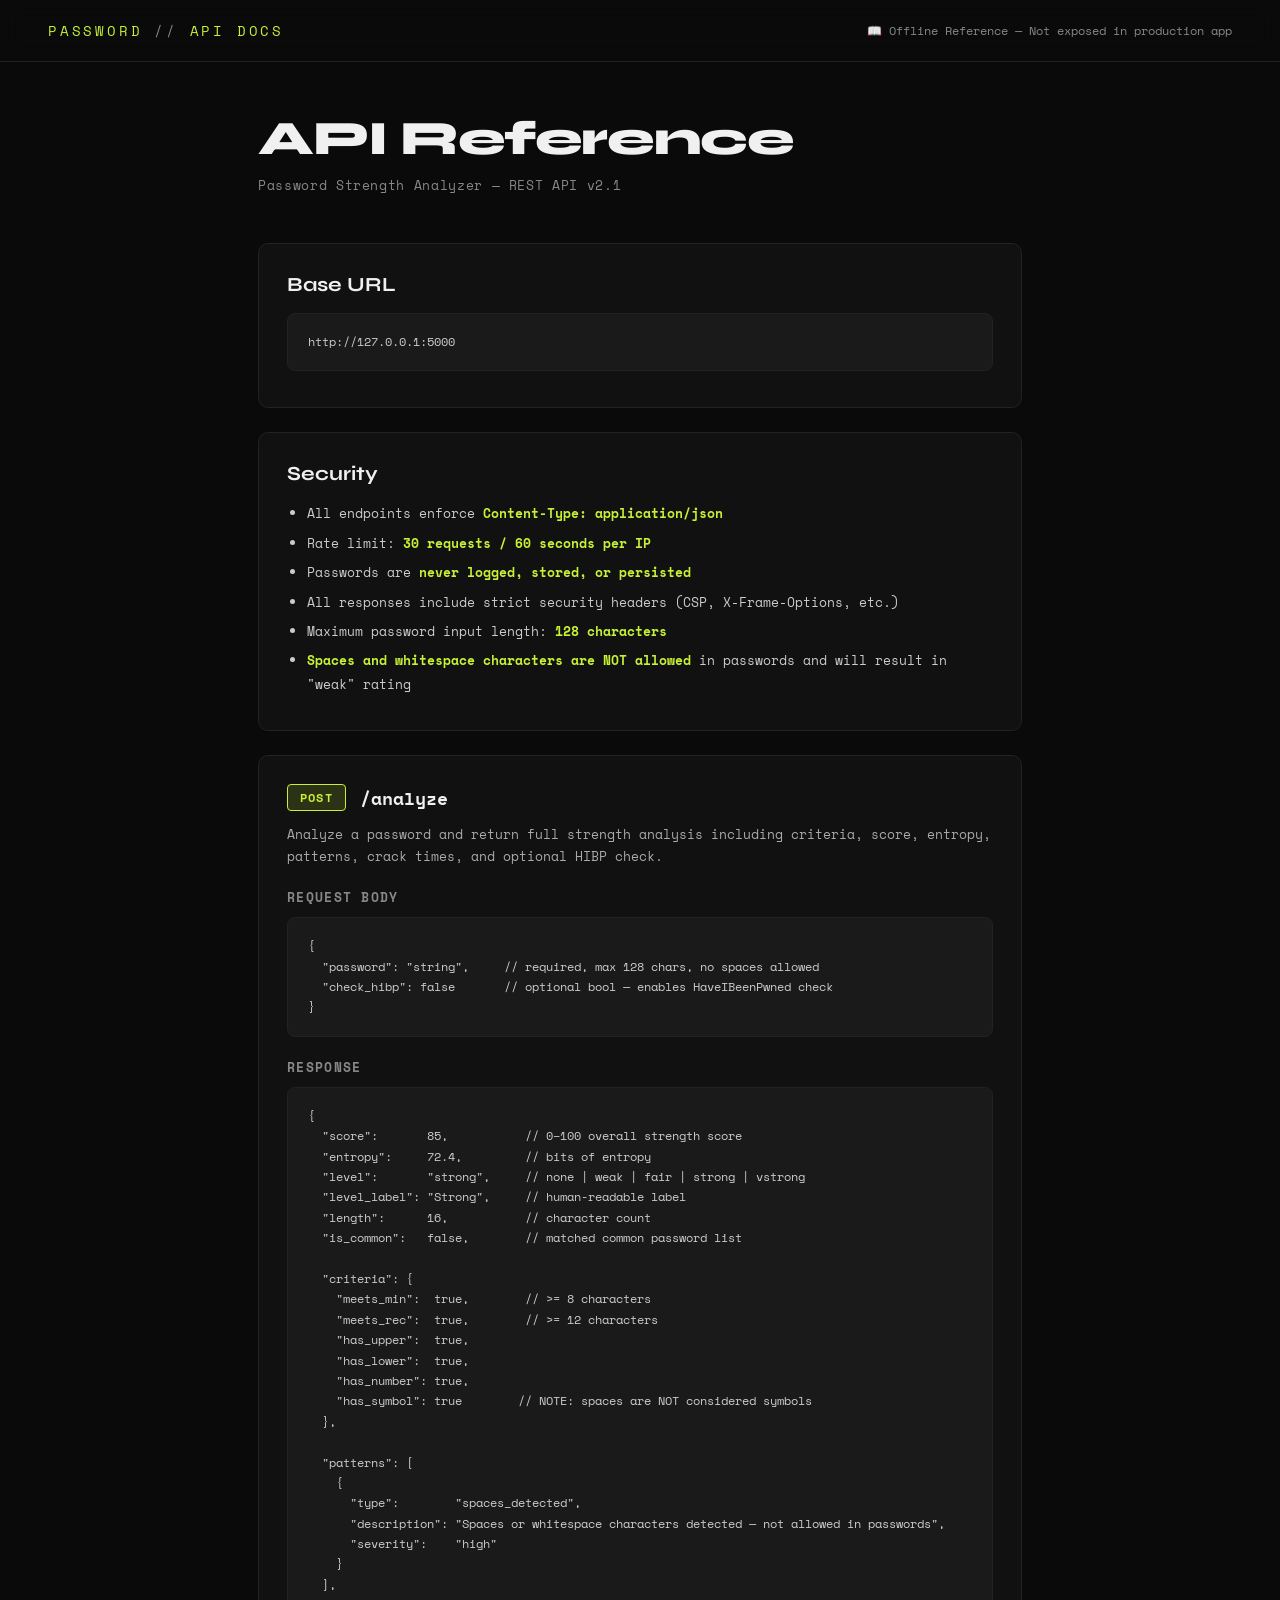
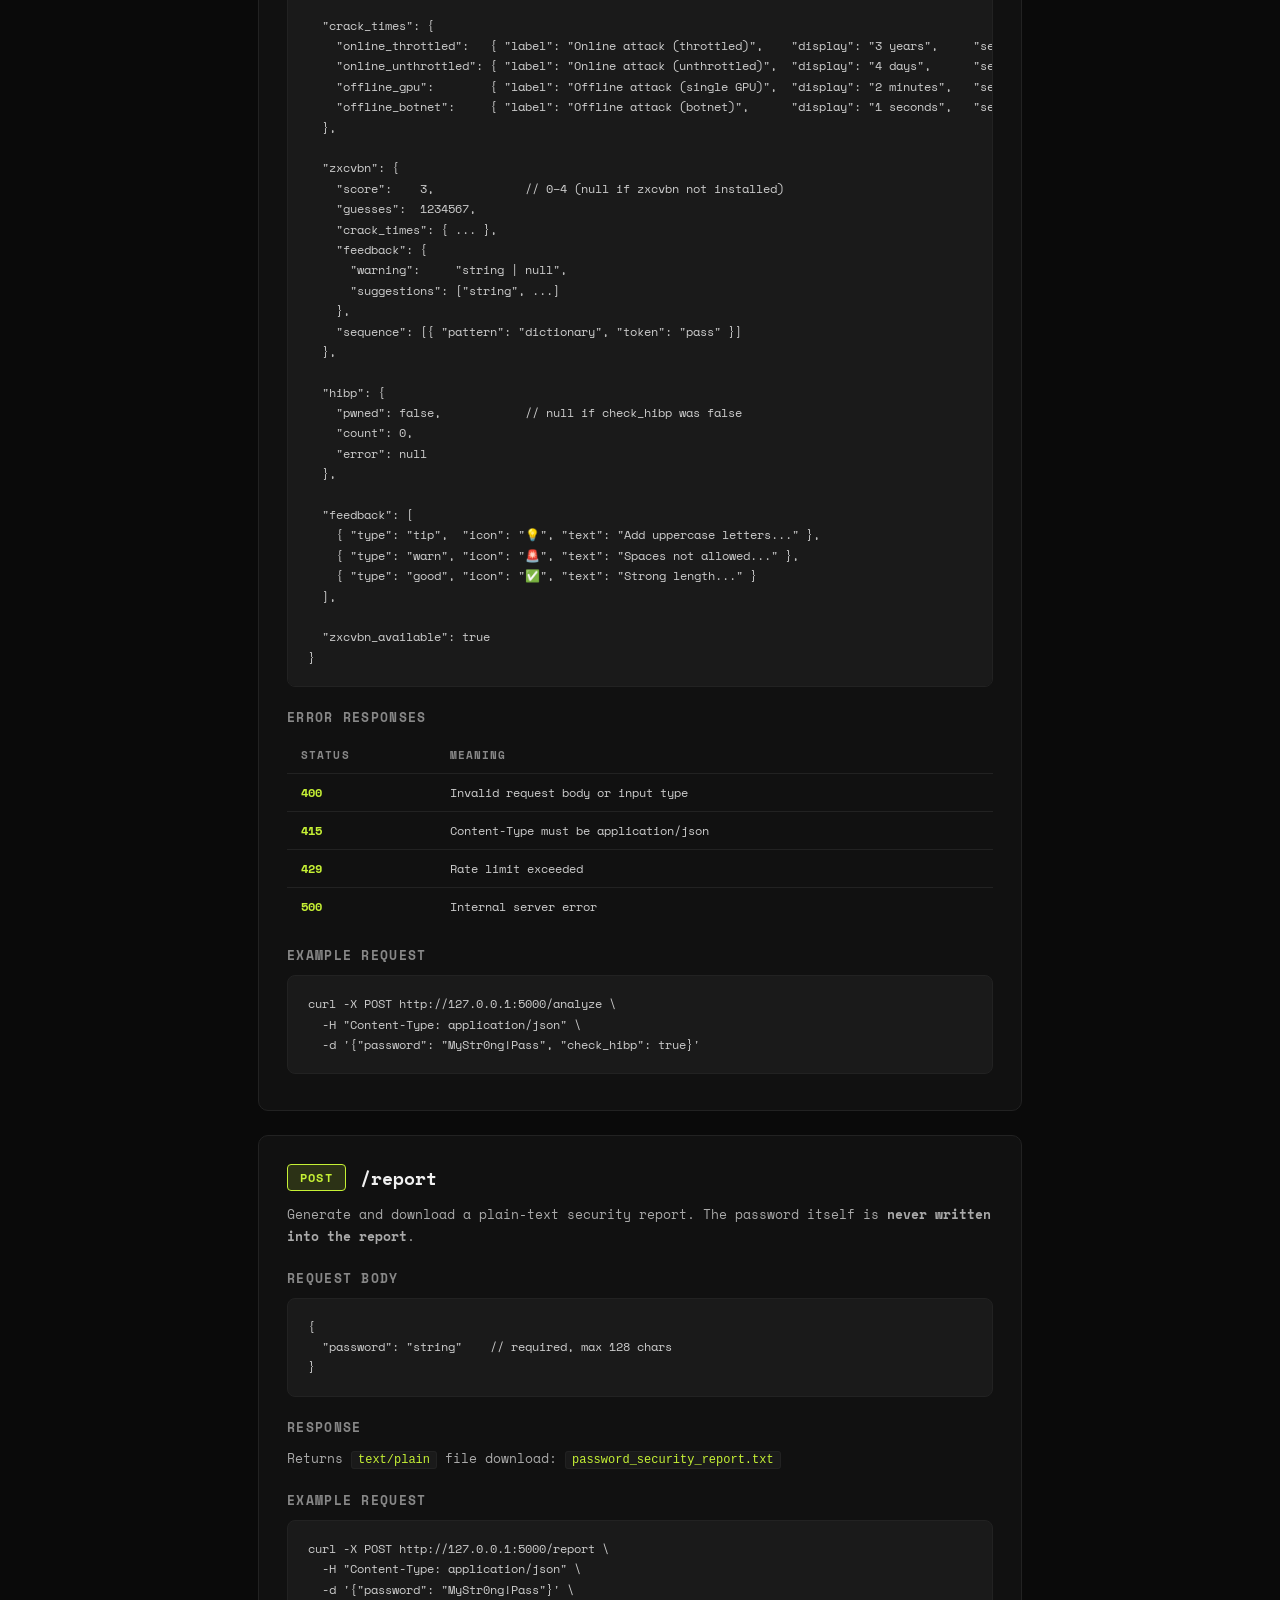
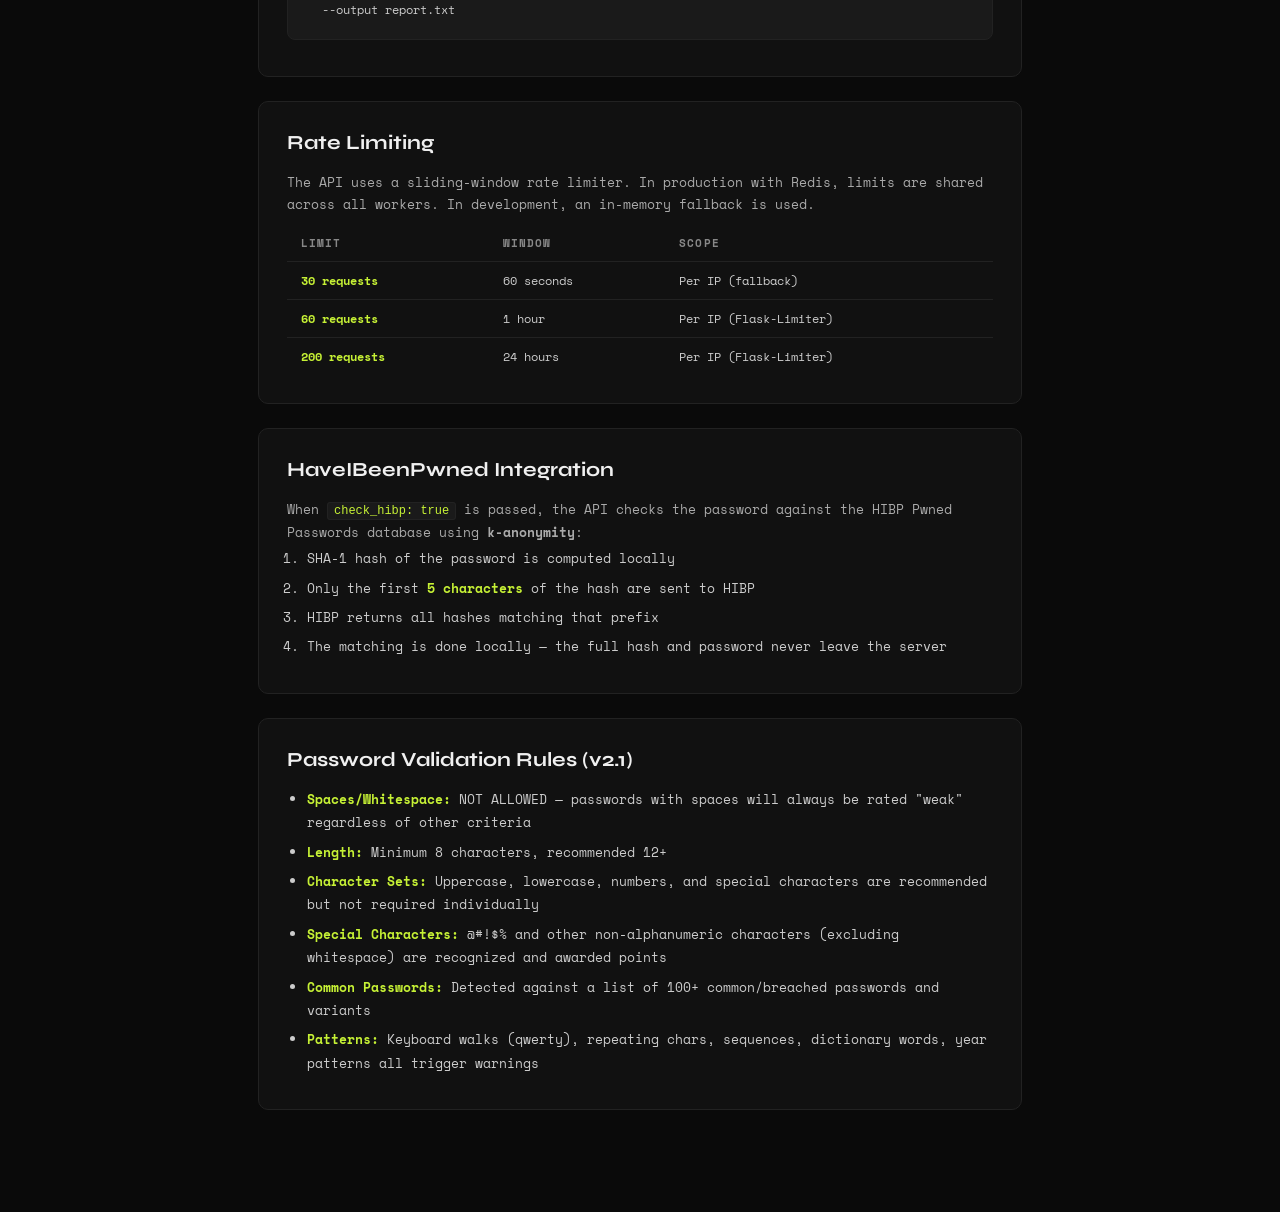
<file: API_DOCUMENTATION.html>
<!DOCTYPE html>
<html lang="en">
<head>
  <meta charset="UTF-8"/>
  <meta name="viewport" content="width=device-width, initial-scale=1.0"/>
  <meta name="robots" content="noindex, nofollow"/>
  <title>API Documentation — Password Strength Analyzer</title>
  <link href="https://fonts.googleapis.com/css2?family=Space+Mono:wght@400;700&family=Syne:wght@400;600;700;800&display=swap" rel="stylesheet"/>
  <style>
    :root {
      --bg:           #0a0a0a;
      --surface:      #111111;
      --surface2:     #1a1a1a;
      --border:       #222222;
      --accent:       #c6f135;
      --text:         #f0f0f0;
      --muted:        #888;
      --font-display: 'Syne', sans-serif;
      --font-mono:    'Space Mono', monospace;
    }
    
    *, *::before, *::after {
      box-sizing: border-box;
      margin: 0;
      padding: 0;
    }
    
    html { scroll-behavior: smooth; }
    
    body {
      background:   var(--bg);
      color:        var(--text);
      font-family:  var(--font-display);
      min-height:   100vh;
      overflow-x:   hidden;
    }
    
    header {
      position: sticky;
      top: 0;
      z-index: 10;
      display: flex;
      align-items: center;
      justify-content: space-between;
      padding: 20px 48px;
      border-bottom: 1px solid var(--border);
      backdrop-filter: blur(10px);
      background: rgba(10,10,10,0.8);
    }
    
    .logo {
      font-family:     var(--font-mono);
      font-size:       14px;
      color:           var(--accent);
      letter-spacing:  0.2em;
      text-transform:  uppercase;
    }
    
    .logo span { color: var(--muted); }
    
    .docs-link {
      font-family:    var(--font-mono);
      font-size:      12px;
      color:          var(--accent);
      text-decoration: none;
      border:         1px solid var(--accent);
      padding:        5px 14px;
      border-radius:  100px;
      letter-spacing: 0.08em;
      transition:     background 0.2s, color 0.2s;
    }
    
    .docs-link:hover {
      background: var(--accent);
      color:      #0a0a0a;
    }
    
    .docs-wrap {
      max-width:  860px;
      margin:     0 auto;
      padding:    48px 48px 80px;
      position:   relative;
      z-index:    5;
    }
    
    .docs-title {
      font-size:      48px;
      font-weight:    800;
      letter-spacing: -0.03em;
      color:          var(--text);
      margin-bottom:  8px;
    }
    
    .docs-subtitle {
      font-family:   var(--font-mono);
      font-size:     13px;
      color:         var(--muted);
      margin-bottom: 48px;
      letter-spacing: 0.05em;
    }
    
    .docs-section {
      border:        1px solid var(--border);
      border-radius: 10px;
      padding:       28px;
      margin-bottom: 24px;
      background:    var(--surface);
    }
    
    .docs-h2 {
      font-size:     20px;
      font-weight:   700;
      color:         var(--text);
      margin-bottom: 16px;
    }
    
    .docs-h3 {
      font-size:     13px;
      font-weight:   700;
      color:         var(--muted);
      letter-spacing: 0.1em;
      text-transform: uppercase;
      margin:        20px 0 10px;
      font-family:   var(--font-mono);
    }
    
    .docs-list {
      font-family:  var(--font-mono);
      font-size:    13px;
      color:        #ccc;
      line-height:  1.8;
      padding-left: 20px;
    }
    
    .docs-list li { margin-bottom: 6px; }
    .docs-list strong { color: var(--accent); }
    
    .endpoint-header {
      display:     flex;
      align-items: center;
      gap:         14px;
      margin-bottom: 12px;
    }
    
    .method {
      font-family:    var(--font-mono);
      font-size:      12px;
      font-weight:    700;
      padding:        4px 12px;
      border-radius:  4px;
      letter-spacing: 0.1em;
    }
    
    .method.post { background: rgba(198,241,53,0.15); color: var(--accent); border: 1px solid var(--accent); }
    .method.get  { background: rgba(77,223,255,0.15); color: #4ddfff; border: 1px solid #4ddfff; }
    
    .endpoint-path {
      font-family: var(--font-mono);
      font-size:   18px;
      font-weight: 700;
      color:       var(--text);
    }
    
    .endpoint-desc {
      font-family:   var(--font-mono);
      font-size:     13px;
      color:         #aaa;
      line-height:   1.7;
      margin-bottom: 4px;
    }
    
    .endpoint-desc code {
      background:    var(--surface2);
      border:        1px solid var(--border);
      padding:       1px 6px;
      border-radius: 3px;
      color:         var(--accent);
      font-size:     12px;
    }
    
    .code-block {
      background:    var(--surface2);
      border:        1px solid var(--border);
      border-radius: 8px;
      padding:       18px 20px;
      font-family:   var(--font-mono);
      font-size:     12px;
      color:         #ccc;
      line-height:   1.7;
      overflow-x:    auto;
      white-space:   pre;
      margin:        8px 0;
    }
    
    .docs-table {
      width:           100%;
      border-collapse: collapse;
      font-family:     var(--font-mono);
      font-size:       12px;
      margin-top:      10px;
    }
    
    .docs-table th {
      text-align:     left;
      padding:        10px 14px;
      color:          var(--muted);
      letter-spacing: 0.1em;
      text-transform: uppercase;
      border-bottom:  1px solid var(--border);
      font-size:      11px;
    }
    
    .docs-table td {
      padding:       10px 14px;
      color:         #ccc;
      border-bottom: 1px solid var(--border);
    }
    
    .docs-table tr:last-child td { border-bottom: none; }
    .docs-table td:first-child   { color: var(--accent); font-weight: 700; }
    
    @media (max-width: 720px) {
      .docs-wrap { padding: 24px 20px 60px; }
      .docs-title { font-size: 32px; }
      .code-block { font-size: 11px; }
    }
  </style>
</head>
<body>

<header>
  <div class="logo">Password<span> // </span>API Docs</div>
  <div style="color: var(--muted); font-family: var(--font-mono); font-size: 12px;">
    📖 Offline Reference — Not exposed in production app
  </div>
</header>

<div class="docs-wrap">

  <h1 class="docs-title">API Reference</h1>
  <p class="docs-subtitle">Password Strength Analyzer — REST API v2.1</p>

  <!-- BASE URL -->
  <div class="docs-section">
    <h2 class="docs-h2">Base URL</h2>
    <div class="code-block">http://127.0.0.1:5000</div>
  </div>

  <!-- SECURITY -->
  <div class="docs-section">
    <h2 class="docs-h2">Security</h2>
    <ul class="docs-list">
      <li>All endpoints enforce <strong>Content-Type: application/json</strong></li>
      <li>Rate limit: <strong>30 requests / 60 seconds per IP</strong></li>
      <li>Passwords are <strong>never logged, stored, or persisted</strong></li>
      <li>All responses include strict security headers (CSP, X-Frame-Options, etc.)</li>
      <li>Maximum password input length: <strong>128 characters</strong></li>
      <li><strong>Spaces and whitespace characters are NOT allowed</strong> in passwords and will result in "weak" rating</li>
    </ul>
  </div>

  <!-- ENDPOINT: POST /analyze -->
  <div class="docs-section">
    <div class="endpoint-header">
      <span class="method post">POST</span>
      <span class="endpoint-path">/analyze</span>
    </div>
    <p class="endpoint-desc">Analyze a password and return full strength analysis including criteria, score, entropy, patterns, crack times, and optional HIBP check.</p>

    <h3 class="docs-h3">Request Body</h3>
    <div class="code-block">{
  "password": "string",     // required, max 128 chars, no spaces allowed
  "check_hibp": false       // optional bool — enables HaveIBeenPwned check
}</div>

    <h3 class="docs-h3">Response</h3>
    <div class="code-block">{
  "score":       85,           // 0–100 overall strength score
  "entropy":     72.4,         // bits of entropy
  "level":       "strong",     // none | weak | fair | strong | vstrong
  "level_label": "Strong",     // human-readable label
  "length":      16,           // character count
  "is_common":   false,        // matched common password list

  "criteria": {
    "meets_min":  true,        // >= 8 characters
    "meets_rec":  true,        // >= 12 characters
    "has_upper":  true,
    "has_lower":  true,
    "has_number": true,
    "has_symbol": true        // NOTE: spaces are NOT considered symbols
  },

  "patterns": [
    {
      "type":        "spaces_detected",
      "description": "Spaces or whitespace characters detected — not allowed in passwords",
      "severity":    "high"
    }
  ],

  "crack_times": {
    "online_throttled":   { "label": "Online attack (throttled)",    "display": "3 years",     "seconds": 9.4e7 },
    "online_unthrottled": { "label": "Online attack (unthrottled)",  "display": "4 days",      "seconds": 3.4e5 },
    "offline_gpu":        { "label": "Offline attack (single GPU)",  "display": "2 minutes",   "seconds": 114   },
    "offline_botnet":     { "label": "Offline attack (botnet)",      "display": "1 seconds",   "seconds": 1.1   }
  },

  "zxcvbn": {
    "score":    3,             // 0–4 (null if zxcvbn not installed)
    "guesses":  1234567,
    "crack_times": { ... },
    "feedback": {
      "warning":     "string | null",
      "suggestions": ["string", ...]
    },
    "sequence": [{ "pattern": "dictionary", "token": "pass" }]
  },

  "hibp": {
    "pwned": false,            // null if check_hibp was false
    "count": 0,
    "error": null
  },

  "feedback": [
    { "type": "tip",  "icon": "💡", "text": "Add uppercase letters..." },
    { "type": "warn", "icon": "🚨", "text": "Spaces not allowed..." },
    { "type": "good", "icon": "✅", "text": "Strong length..." }
  ],

  "zxcvbn_available": true
}</div>

    <h3 class="docs-h3">Error Responses</h3>
    <table class="docs-table">
      <thead><tr><th>Status</th><th>Meaning</th></tr></thead>
      <tbody>
        <tr><td>400</td><td>Invalid request body or input type</td></tr>
        <tr><td>415</td><td>Content-Type must be application/json</td></tr>
        <tr><td>429</td><td>Rate limit exceeded</td></tr>
        <tr><td>500</td><td>Internal server error</td></tr>
      </tbody>
    </table>

    <h3 class="docs-h3">Example Request</h3>
    <div class="code-block">curl -X POST http://127.0.0.1:5000/analyze \
  -H "Content-Type: application/json" \
  -d '{"password": "MyStr0ng!Pass", "check_hibp": true}'</div>
  </div>

  <!-- ENDPOINT: POST /report -->
  <div class="docs-section">
    <div class="endpoint-header">
      <span class="method post">POST</span>
      <span class="endpoint-path">/report</span>
    </div>
    <p class="endpoint-desc">Generate and download a plain-text security report. The password itself is <strong>never written into the report</strong>.</p>

    <h3 class="docs-h3">Request Body</h3>
    <div class="code-block">{
  "password": "string"    // required, max 128 chars
}</div>

    <h3 class="docs-h3">Response</h3>
    <p class="endpoint-desc">Returns <code>text/plain</code> file download: <code>password_security_report.txt</code></p>

    <h3 class="docs-h3">Example Request</h3>
    <div class="code-block">curl -X POST http://127.0.0.1:5000/report \
  -H "Content-Type: application/json" \
  -d '{"password": "MyStr0ng!Pass"}' \
  --output report.txt</div>
  </div>

  <!-- RATE LIMITING -->
  <div class="docs-section">
    <h2 class="docs-h2">Rate Limiting</h2>
    <p class="endpoint-desc">The API uses a sliding-window rate limiter. In production with Redis, limits are shared across all workers. In development, an in-memory fallback is used.</p>
    <table class="docs-table">
      <thead><tr><th>Limit</th><th>Window</th><th>Scope</th></tr></thead>
      <tbody>
        <tr><td>30 requests</td><td>60 seconds</td><td>Per IP (fallback)</td></tr>
        <tr><td>60 requests</td><td>1 hour</td><td>Per IP (Flask-Limiter)</td></tr>
        <tr><td>200 requests</td><td>24 hours</td><td>Per IP (Flask-Limiter)</td></tr>
      </tbody>
    </table>
  </div>

  <!-- HIBP -->
  <div class="docs-section">
    <h2 class="docs-h2">HaveIBeenPwned Integration</h2>
    <p class="endpoint-desc">When <code>check_hibp: true</code> is passed, the API checks the password against the HIBP Pwned Passwords database using <strong>k-anonymity</strong>:</p>
    <ol class="docs-list">
      <li>SHA-1 hash of the password is computed locally</li>
      <li>Only the first <strong>5 characters</strong> of the hash are sent to HIBP</li>
      <li>HIBP returns all hashes matching that prefix</li>
      <li>The matching is done locally — the full hash and password never leave the server</li>
    </ol>
  </div>

  <!-- VALIDATION RULES -->
  <div class="docs-section">
    <h2 class="docs-h2">Password Validation Rules (v2.1)</h2>
    <ul class="docs-list">
      <li><strong>Spaces/Whitespace:</strong> NOT ALLOWED — passwords with spaces will always be rated "weak" regardless of other criteria</li>
      <li><strong>Length:</strong> Minimum 8 characters, recommended 12+</li>
      <li><strong>Character Sets:</strong> Uppercase, lowercase, numbers, and special characters are recommended but not required individually</li>
      <li><strong>Special Characters:</strong> @#!$% and other non-alphanumeric characters (excluding whitespace) are recognized and awarded points</li>
      <li><strong>Common Passwords:</strong> Detected against a list of 100+ common/breached passwords and variants</li>
      <li><strong>Patterns:</strong> Keyboard walks (qwerty), repeating chars, sequences, dictionary words, year patterns all trigger warnings</li>
    </ul>
  </div>

</div>

</body>
</html>
</file>
